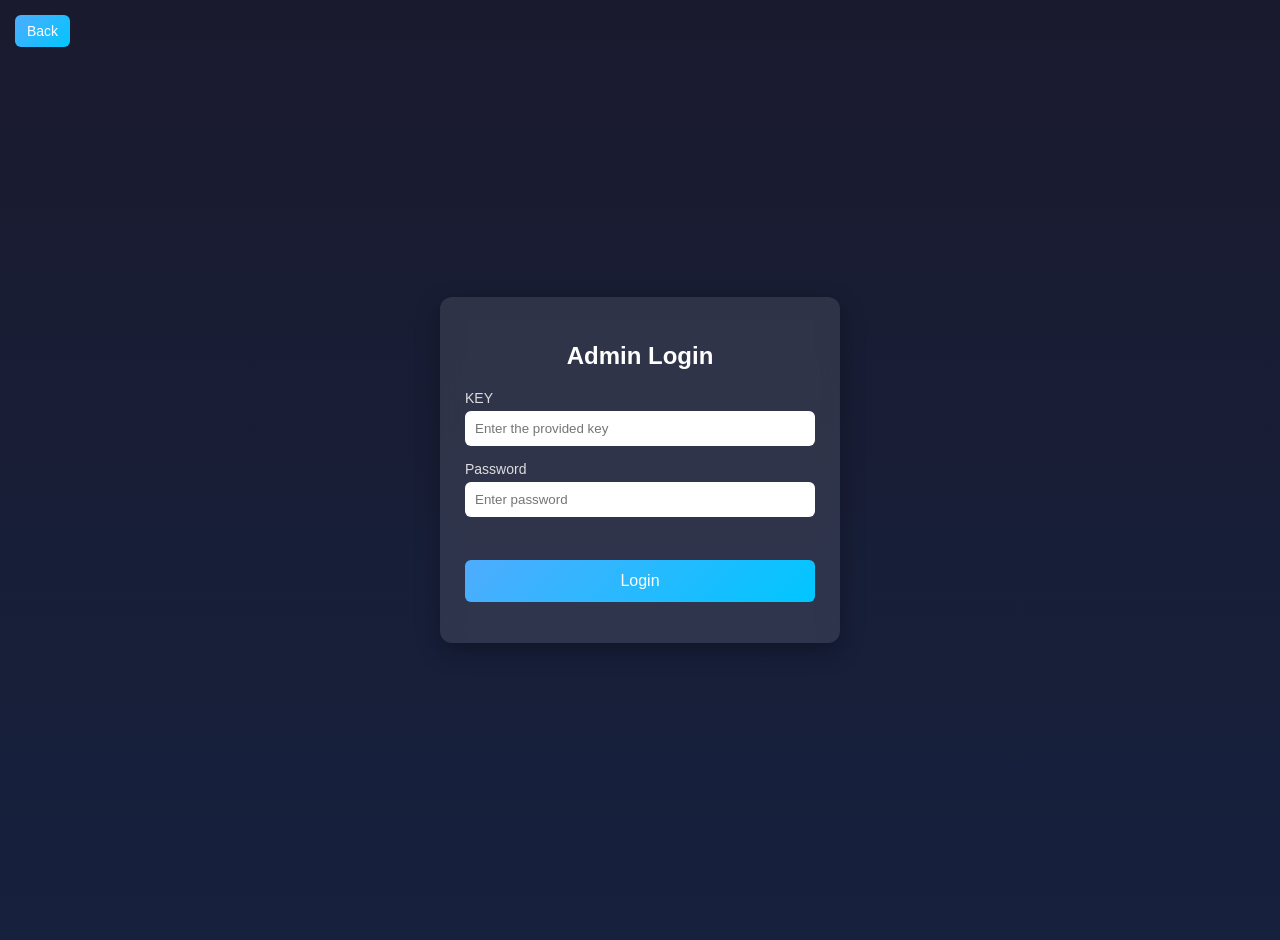
<file: frontend/pages/adminlogin.html>
<html>
<head>
    <meta charset="UTF-8">
    <meta name="viewport" content="width=device-width, initial-scale=1.0">
    <title>ADMIN LOGIN</title>
    <style>
        body {
            margin: 0;
            padding: 20px;
            font-family: Arial, sans-serif;
            background: linear-gradient(180deg, #1a1a2e, #16213e);
            min-height: 100vh;
            display: flex;
            justify-content: center;
            align-items: center;
        }
        .login-box {
            background: rgba(255,255,255,0.1);
            padding: 25px;
            width: 100%;
            max-width: 350px;
            border-radius: 12px;
            box-shadow: 0px 8px 25px rgba(0,0,0,0.3);
            text-align: center;
            backdrop-filter: blur(10px);
        }
        .login-box h2 {
            margin-bottom: 20px;
            color: white;
        }
        .input-box {
            margin-bottom: 15px;
            text-align: left;
        }
        .input-box label {
            display: block;
            margin-bottom: 5px;
            color: #ddd;
            font-size: 14px;
        }
        .input-box input {
            width: 100%;
            padding: 10px;
            border: none;
            outline: none;
            border-radius: 6px;
        }
        .btn {
            width: 100%;
            padding: 12px;
            background: linear-gradient(135deg, #4facfe, #00c6ff);
            border: none;
            color: white;
            font-size: 16px;
            border-radius: 6px;
            cursor: pointer;
            transition: 0.3s;
        }
        .btn:hover { opacity: 0.9; }
        #back {
            position: absolute;
            top: 15px;
            left: 15px;
        }
        #back .btn {
            width: auto;
            padding: 8px 12px;
            font-size: 14px;
        }
        #errormsg {
            color: #ff6b6b;
            font-size: 13px;
            margin-bottom: 10px;
            min-height: 18px;
        }
        @media (max-width: 480px) {
            body { padding: 10px; align-items: flex-start; }
            .login-box { margin-top: 60px; padding: 20px; }
            .login-box h2 { font-size: 20px; }
            .btn { padding: 14px; font-size: 15px; }
        }
    </style>
</head>
<body>

<div id="back">
    <button class="btn" onclick="window.location.href='../index.html'">Back</button>
</div>

<div class="login-box">
    <h2>Admin Login</h2>
    <form id="adminLoginForm">
        <div class="input-box">
            <label>KEY</label>
            <input type="text" placeholder="Enter the provided key" id="key" required>
        </div>
        <div class="input-box">
            <label>Password</label>
            <input type="password" id="password" placeholder="Enter password" required>
        </div>
        <p id="errormsg"></p>
        <button type="submit" class="btn">Login</button>
    </form>
</div>

<script src="../js/adminlogin.js"></script>
</body>
</html>
</file>
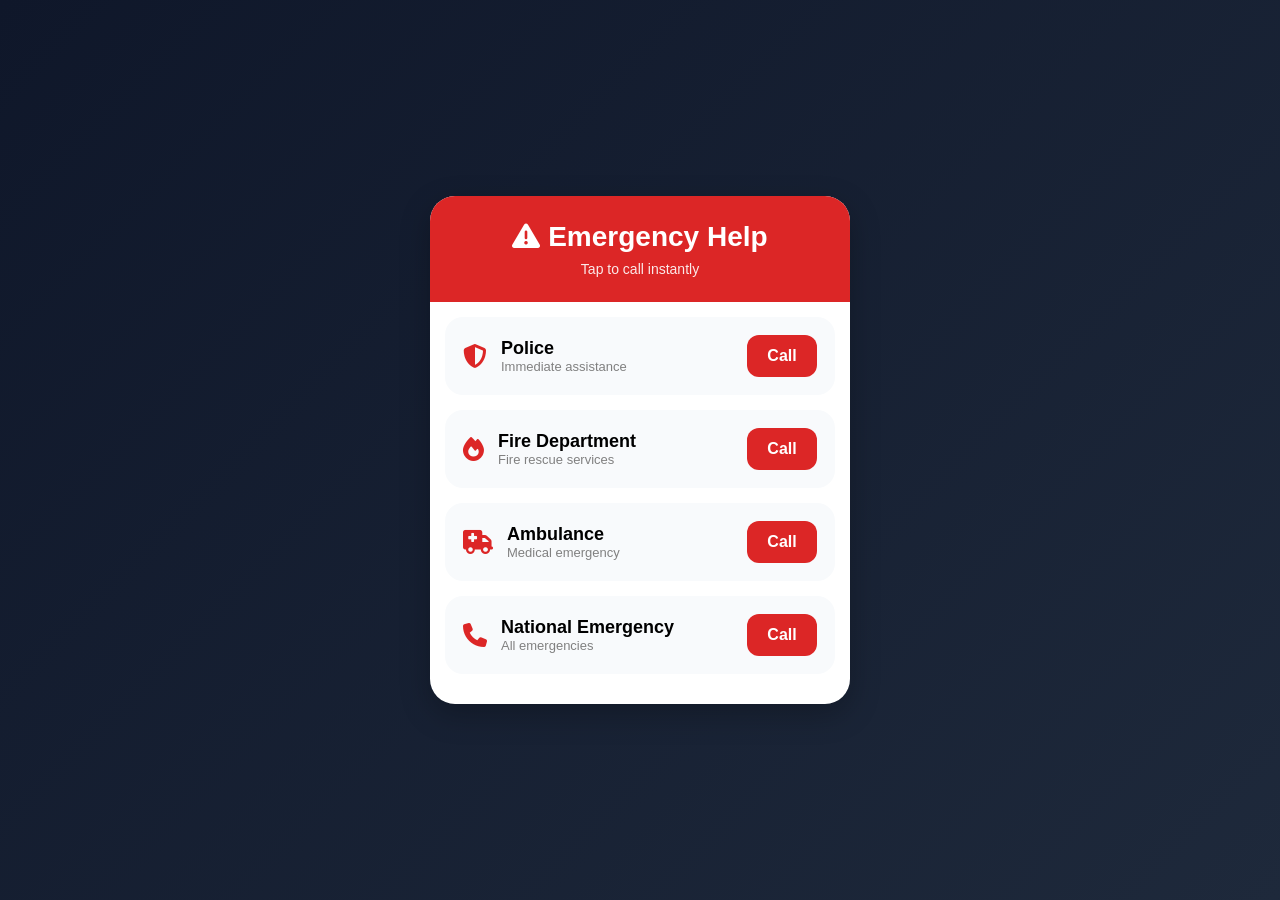
<file: frontend/pages/EmergencyContact.html>
<!doctype html>
<html lang="en">

<head>
  <meta charset="UTF-8" />
  <meta name="viewport" content="width=device-width, initial-scale=1.0" />

  <title>Emergency Contacts</title>

  <link rel="stylesheet" href="https://cdnjs.cloudflare.com/ajax/libs/font-awesome/6.5.1/css/all.min.css" />

  <style>
    * {
      margin: 0;
      padding: 0;
      box-sizing: border-box;
      font-family: Arial, sans-serif;
    }

    body {
      background: linear-gradient(135deg, #0f172a, #1e293b);
      min-height: 100vh;
      display: flex;
      justify-content: center;
      align-items: center;
      padding: 20px;
    }

    .container {
      width: 100%;
      max-width: 420px;
      background: white;
      border-radius: 25px;
      overflow: hidden;
      box-shadow: 0 10px 30px rgba(0, 0, 0, 0.25);
    }

    .header {
      background: #dc2626;
      padding: 25px;
      text-align: center;
      color: white;
      position: sticky;
      top: 0;
    }

    .header h1 {
      font-size: 28px;
      margin-bottom: 8px;
    }

    .header p {
      font-size: 14px;
      opacity: 0.9;
    }

    .contacts {
      padding: 15px;
    }

    .card {
      background: #f8fafc;
      padding: 18px;
      border-radius: 18px;
      display: flex;
      justify-content: space-between;
      align-items: center;
      margin-bottom: 15px;
      transition: 0.3s;
    }

    .card:hover {
      transform: translateY(-4px);
    }

    .left {
      display: flex;
      align-items: center;
      gap: 14px;
    }

    .icon {
      font-size: 24px;
      color: #dc2626;
    }

    .name {
      font-size: 18px;
      font-weight: bold;
    }

    .desc {
      font-size: 13px;
      color: gray;
    }

    .call {
      background: #dc2626;
      color: white;
      padding: 12px 18px;
      border-radius: 12px;
      text-decoration: none;
      font-size: 16px;
      font-weight: bold;
      min-width: 70px;
      text-align: center;
    }

    .call:hover {
      background: #b91c1c;
    }

    @media (max-width: 480px) {
      .header h1 {
        font-size: 24px;
      }

      .card {
        flex-direction: column;
        gap: 15px;
        align-items: flex-start;
      }

      .call {
        width: 100%;
        padding: 15px;
        font-size: 18px;
      }

      .name {
        font-size: 20px;
      }

      .icon {
        font-size: 28px;
      }
    }
  </style>
</head>

<body>
  <div class="container">
    <div class="header">
      <h1>
        <i class="fa-solid fa-triangle-exclamation"></i>
        Emergency Help
      </h1>

      <p>Tap to call instantly</p>
    </div>
    <div class="contacts">
      <div class="card">
        <div class="left">
          <i class="fa-solid fa-shield-halved icon"></i>

          <div>
            <div class="name">Police</div>
            <div class="desc">Immediate assistance</div>
          </div>
        </div>

        <a href="tel:100" class="call"> Call </a>
      </div>

      <div class="card">
        <div class="left">
          <i class="fa-solid fa-fire icon"></i>

          <div>
            <div class="name">Fire Department</div>
            <div class="desc">Fire rescue services</div>
          </div>
        </div>

        <a href="tel:101" class="call"> Call </a>
      </div>

      <div class="card">
        <div class="left">
          <i class="fa-solid fa-ambulance icon"></i>

          <div>
            <div class="name">Ambulance</div>
            <div class="desc">Medical emergency</div>
          </div>
        </div>

        <a href="tel:108" class="call"> Call </a>
      </div>

      <div class="card">
        <div class="left">
          <i class="fa-solid fa-phone icon"></i>

          <div>
            <div class="name">National Emergency</div>
            <div class="desc">All emergencies</div>
          </div>
        </div>

        <a href="tel:112" class="call"> Call </a>
      </div>
    </div>
  </div>
</body>

</html>
</file>
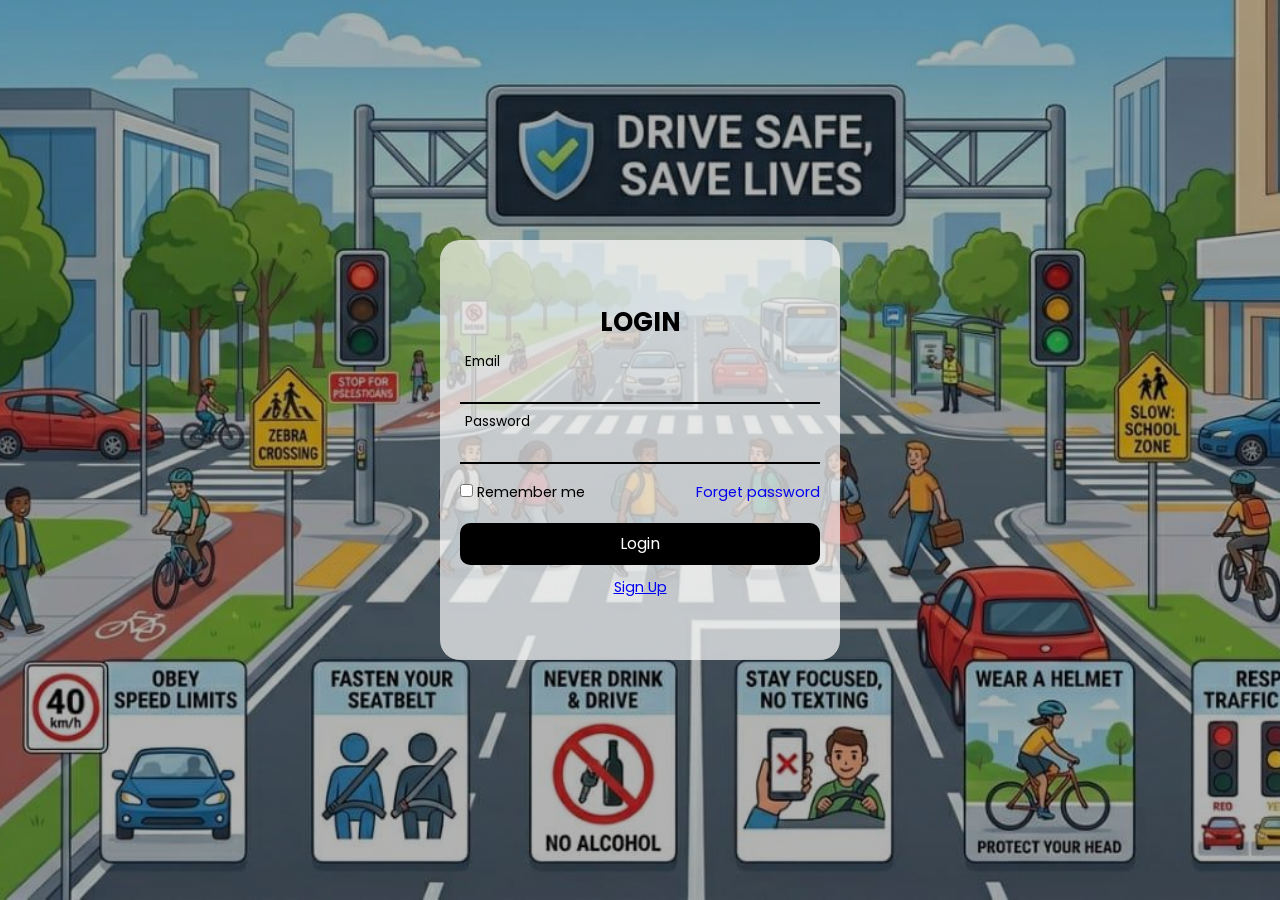
<file: frontend/pages/login.html>
<!DOCTYPE html>
<html lang="en">
<head>
    <meta charset="UTF-8">
    <meta name="viewport" content="width=device-width, initial-scale=1.0">
    <title>LOG IN page</title>
    <link rel="stylesheet" href="../css/stylelogin.css">
</head>

<body>

<div class="loginbox">
    <form id="loginForm">
        <h2><b>LOGIN</b></h2>

        <div class="inputbox">
            <label for="email">Email</label>
            <input type="email" id="email" required>
        </div>

        <div class="inputbox">
            <label for="password">Password</label>
            <input type="password" id="password" required>
        </div>

        <div id="remember">
            <label><input type="checkbox"> Remember me</label>
            <a href="#">Forget password</a>
        </div>

        <p id="errormsg" style="color:red; text-align:center;"></p>

        <button type="submit">Login</button>

        <div class="SignUp">
            <a href="signup.html">Sign Up</a>
        </div>
    </form>
</div>

<script src="../js/login.js"></script>
</body>
</html>
</file>
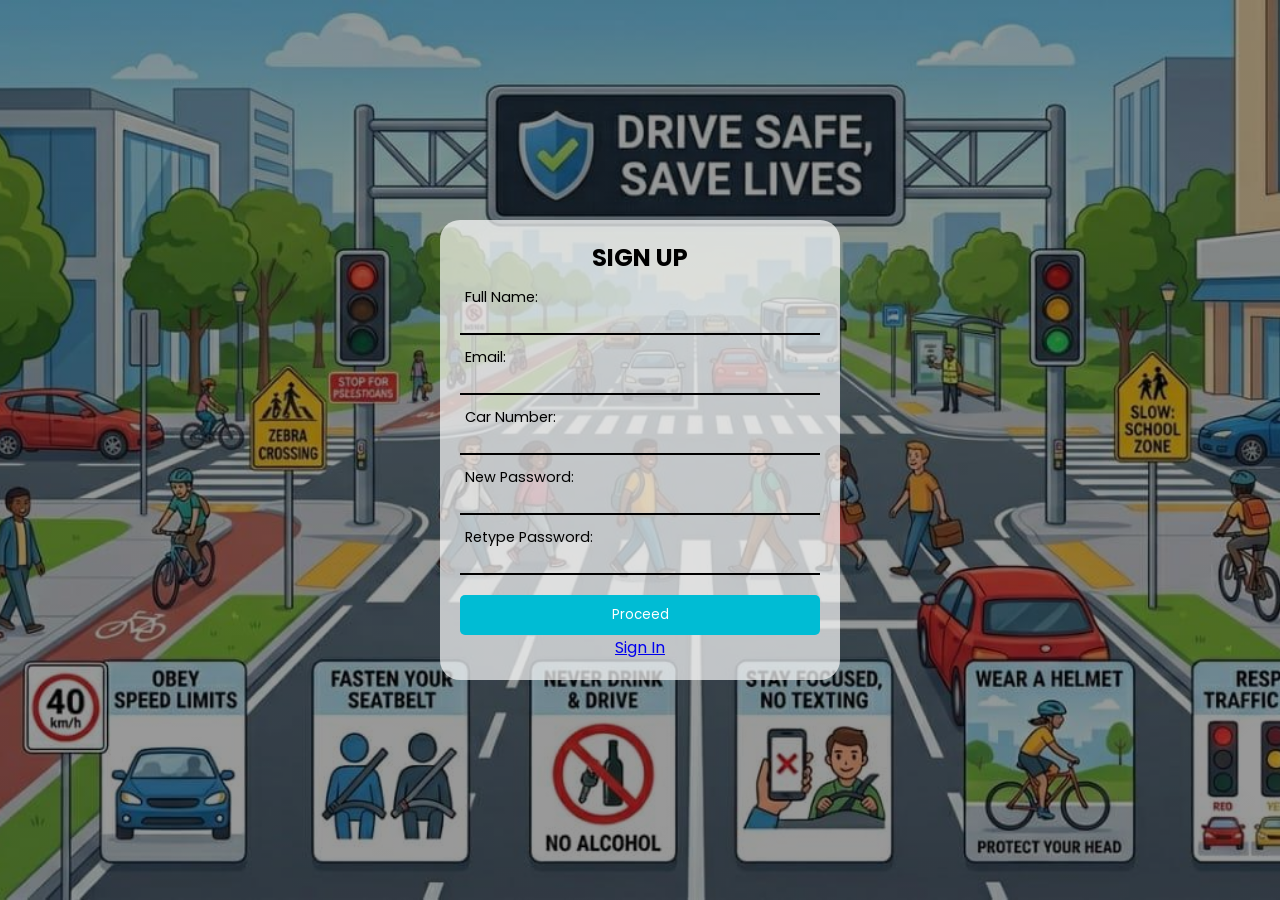
<file: frontend/pages/signup.html>
<!DOCTYPE html>
<html lang="en">
<head>
    <meta charset="UTF-8">
    <meta name="viewport" content="width=device-width, initial-scale=1.0">
    <title>Sign Up</title>
    <link rel="stylesheet" href="../css/stylesignup.css">
</head>

<body>

<div class="signupbox">
    <form id="signupForm">
        <h2>SIGN UP</h2>

        <div class="inputbox">
            <label>Full Name:</label>
            <input type="text" id="fullname" required>
        </div>

        <div class="inputbox">
            <label>Email:</label>
            <input type="email" id="email" required>
        </div>

        <div class="inputbox">
            <label>Car Number:</label>
            <input type="text" id="carnumber" required>
        </div>

        <div class="inputbox">
            <label>New Password:</label>
            <input type="password" id="password" required>
        </div>

        <div class="inputbox">
            <label>Retype Password:</label>
            <input type="password" id="confirmpassword" required>
        </div>

        <p id="errormsg" style="color:red; text-align:center;"></p>

        <button type="submit">Proceed</button>
        <p style="text-align: center;">
            <a href="login.html">Sign In</a>
        </p>
    </form>
</div>

<script src="../js/signup.js"></script>
</body>
</html>
</file>
<file: frontend/css/stylelogin.css>
@import url('https://fonts.googleapis.com/css2?family=Poppins:wght@300;400;600&display=swap');

* {
    margin: 0;
    padding: 0;
    box-sizing: border-box;
    font-family: 'Poppins', sans-serif;
}

body {
    display: flex;
    justify-content: center;
    align-items: center;
    min-height: 100vh;
    padding: 15px;

    background:
    linear-gradient(rgba(0,0,0,0.3), rgba(0,0,0,0.3)),
    url("../assets/main_image.jpeg");

    background-size: cover;
    background-position: center;
}

.loginbox {
    width: 100%;
    max-width: 400px;
    min-height: 420px;
    background: rgba(255,255,255,0.69);
    border-radius: 20px;
    display: flex;
    justify-content: center;
    align-items: center;
    padding: 20px;
}

form {
    width: 100%;
}

h2 {
    text-align: center;
    margin-bottom: 20px;
    font-size: 1.6rem;
}

.inputbox {
    position: relative;
    width: 100%;
    margin: 18px 0;
}

.inputbox label {
    position: absolute;
    top: -10px;
    left: 5px;
    font-size: 0.85em;
    color: black;
}

.inputbox input {
    width: 100%;
    height: 42px;
    background: transparent;
    border: none;
    border-bottom: 2px solid black;
    outline: none;
    font-size: 1em;
    padding-left: 5px;
}

#remember {
    display: flex;
    justify-content: space-between;
    font-size: 0.9em;
    margin: 10px 0;
    flex-wrap: wrap;
    gap: 5px;
}

#remember a {
    text-decoration: none;
}

button {
    width: 100%;
    height: 42px;
    margin-top: 10px;
    border-radius: 10px;
    border: none;
    background: black;
    color: white;
    font-size: 1em;
    cursor: pointer;
}

button:active {
    transform: scale(0.95);
}

.SignUp {
    text-align: center;
    margin-top: 12px;
    font-size: 0.9em;
}

@media (max-width: 480px) {
     body {
        background:
            linear-gradient(rgba(0,0,0,0.4), rgba(0,0,0,0.4)),
            url("../assets/main_image_mbile.jpeg");

        background-size: cover;
        background-position: center;
    }
    .loginbox {
        border-radius: 15px;
        padding: 18px;
    }

    h2 {
        font-size: 1.4rem;
    }

    .inputbox input {
        height: 40px;
        font-size: 0.95rem;
    }

    button {
        height: 40px;
        font-size: 0.95rem;
    }

    .SignUp {
        font-size: 0.85rem;
    }
}
</file>
<file: frontend/css/stylesignup.css>
@import url('https://fonts.googleapis.com/css2?family=Poppins:wght@300;400;600&display=swap');

* {
    margin: 0;
    padding: 0;
    box-sizing: border-box;
    font-family: 'Poppins', sans-serif;
}

body {
    background:
        linear-gradient(rgba(0,0,0,0.4), rgba(0,0,0,0.4)),
        url("../assets/main_image.jpeg");
    background-position: center;
    background-repeat: no-repeat;
    background-size: cover;
    display: flex;
    justify-content: center;
    align-items: center;
    min-height: 100vh;
}

.signupbox {
    width: 90%;
    max-width: 400px;
    background: rgba(255,255,255,0.69);
    padding: 20px;
    border-radius: 20px;
}

form {
    width: 100%;
}

h2 {
    text-align: center;
    margin-bottom: 20px;
}

.inputbox {
    position: relative;
    width: 100%;
    margin: 20px 0;
}

.inputbox label {
    position: absolute;
    top: -8px;
    left: 5px;
    font-size: 0.9em;
    color: black;
}

.inputbox input {
    width: 100%;
    height: 40px;
    background: transparent;
    border: none;
    border-bottom: 2px solid black;
    outline: none;
    font-size: 1em;
    padding-left: 5px;
}

button {
    width: 100%;
    padding: 10px;
    border: none;
    background: #00bcd4;
    color: white;
    border-radius: 5px;
    cursor: pointer;
    transition: 0.3s;
}

button:hover {
    transform: scale(1.03);
}

button:active {
    transform: scale(0.95);
}

@media (max-width: 480px) {
    body {
        background:
            linear-gradient(rgba(0,0,0,0.4), rgba(0,0,0,0.4)),
            url("../assets/main_image_mbile.jpeg");
        background-size: cover;
        background-position: center;
    }

    .signupbox {
        padding: 20px 15px;
        border-radius: 15px;
    }

    h2 {
        font-size: 1.4rem;
    }

    .inputbox input {
        height: 40px;
        font-size: 0.95rem;
    }

    button {
        padding: 10px;
        font-size: 0.95rem;
    }
}
</file>
